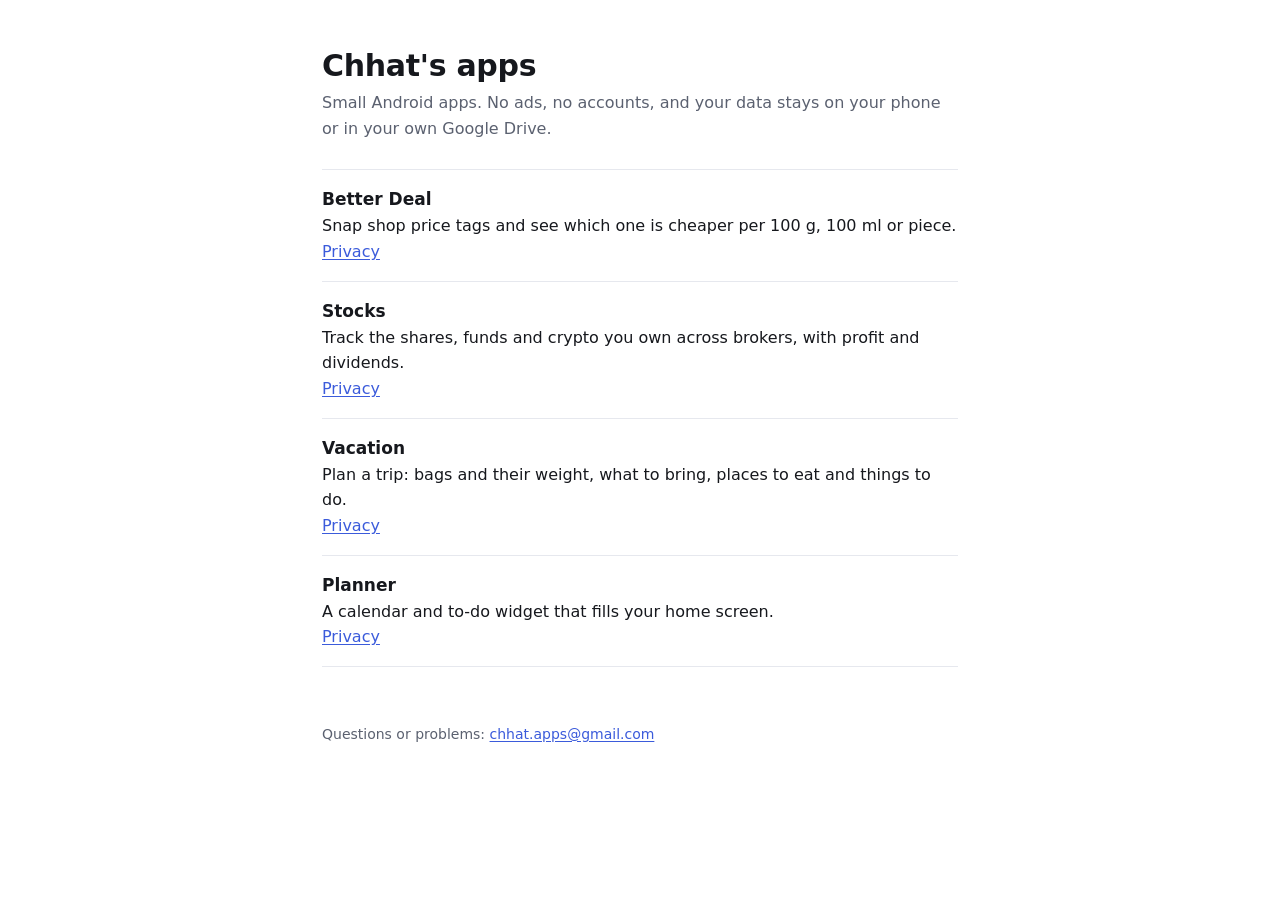
<file: index.html>
<!doctype html>
<html lang="en">
<head>
<meta charset="utf-8">
<meta name="viewport" content="width=device-width, initial-scale=1">
<title>Chhat's apps</title>
<meta name="description" content="Small Android apps by Chhat. No ads, no accounts, your data stays yours.">
<link rel="stylesheet" href="style.css">
</head>
<body>
<main>
  <h1>Chhat's apps</h1>
  <p class="dim">Small Android apps. No ads, no accounts, and your data stays on your phone or in your own Google Drive.</p>

  <ul class="apps">
    <li><b>Better Deal</b>Snap shop price tags and see which one is cheaper per 100 g, 100 ml or piece.
      <br><a href="privacy/index.html#better-deal">Privacy</a></li>
    <li><b>Stocks</b>Track the shares, funds and crypto you own across brokers, with profit and dividends.
      <br><a href="privacy/index.html#stocks">Privacy</a></li>
    <li><b>Vacation</b>Plan a trip: bags and their weight, what to bring, places to eat and things to do.
      <br><a href="privacy/index.html#vacation">Privacy</a></li>
    <li><b>Planner</b>A calendar and to-do widget that fills your home screen.
      <br><a href="privacy/index.html#planner">Privacy</a></li>
  </ul>

  <footer>
    Questions or problems: <a href="mailto:chhat.apps@gmail.com">chhat.apps@gmail.com</a>
  </footer>
</main>
</body>
</html>
</file>
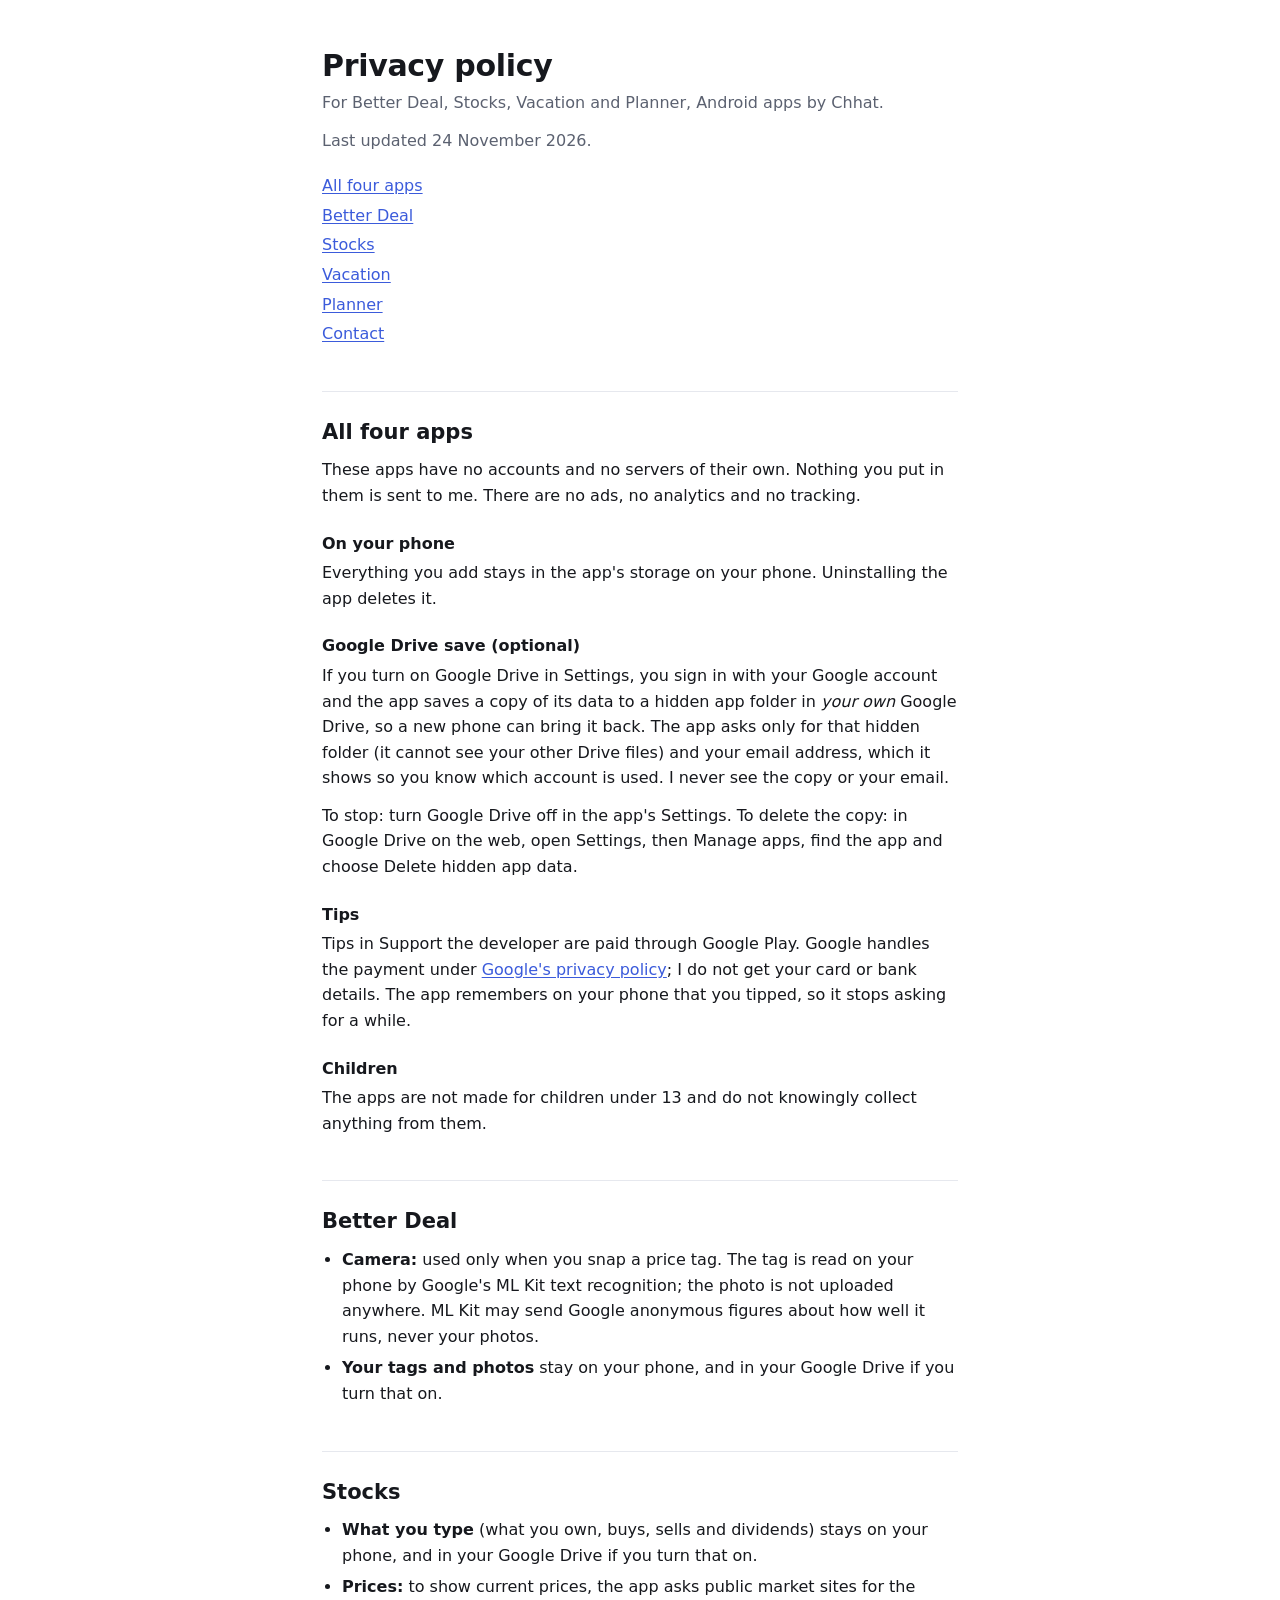
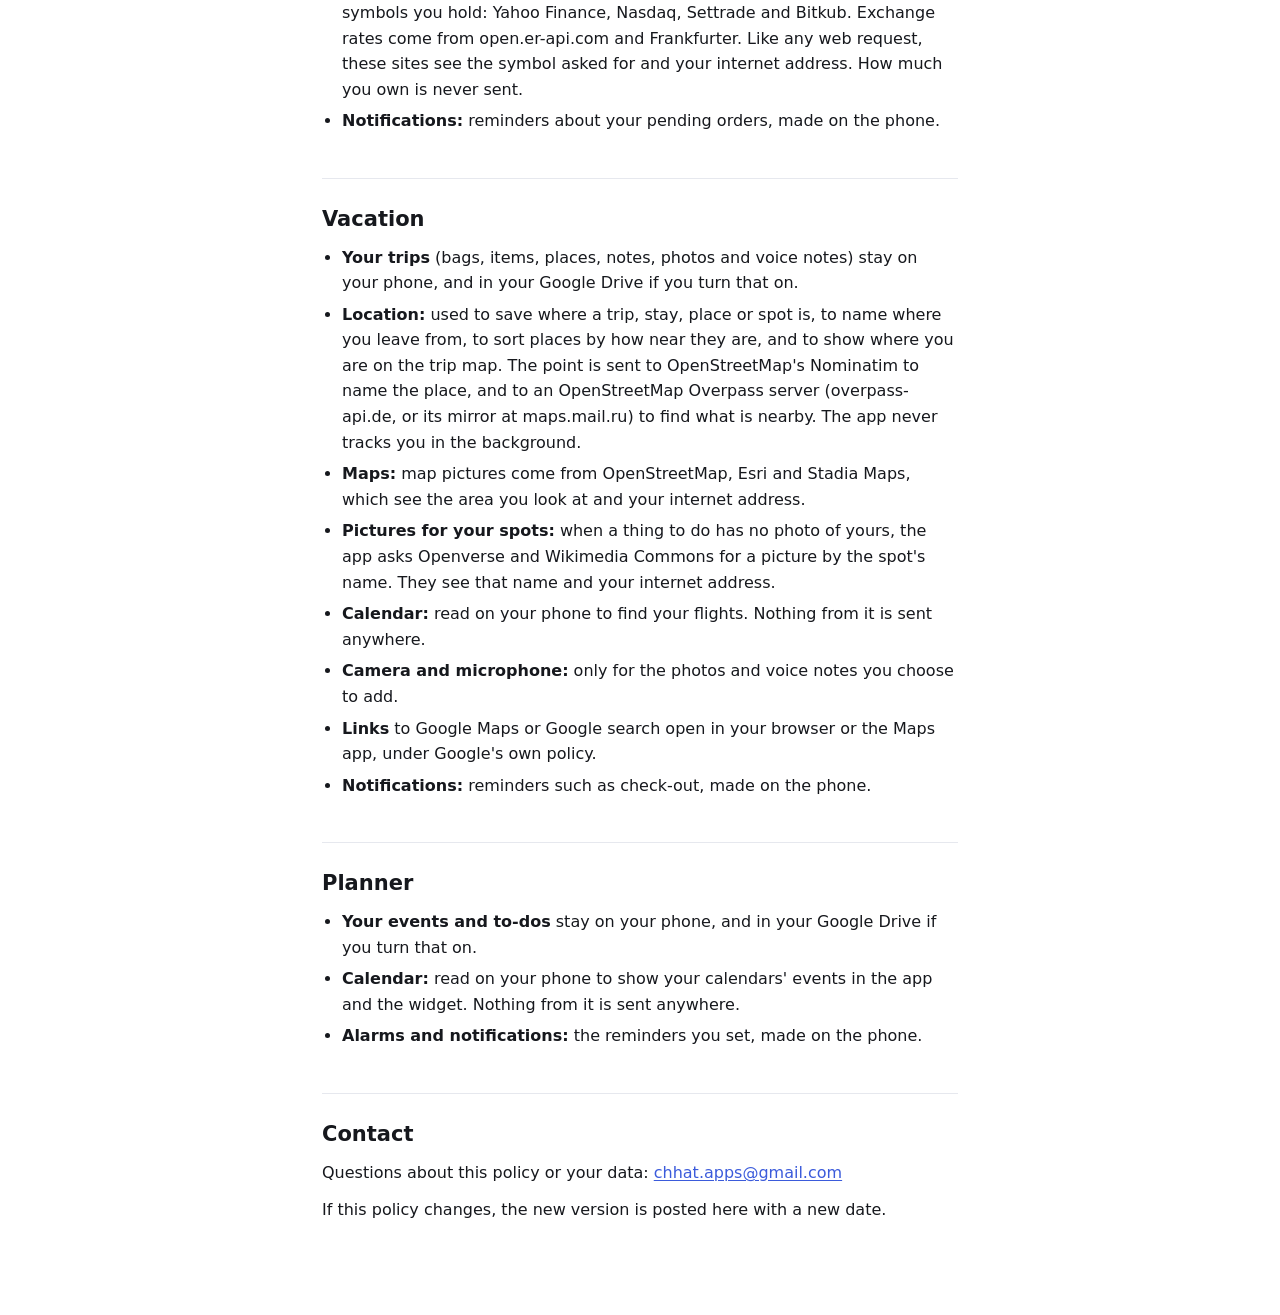
<file: privacy/index.html>
<!doctype html>
<html lang="en">
<head>
<meta charset="utf-8">
<meta name="viewport" content="width=device-width, initial-scale=1">
<title>Privacy policy: Chhat's apps</title>
<meta name="description" content="Privacy policy for Better Deal, Stocks, Vacation and Planner.">
<link rel="stylesheet" href="../style.css">
</head>
<body>
<main>
  <h1>Privacy policy</h1>
  <p class="dim">For Better Deal, Stocks, Vacation and Planner, Android apps by Chhat.</p>
  <p class="dim">Last updated 24 November 2026.</p>

  <ul class="toc">
    <li><a href="#all">All four apps</a></li>
    <li><a href="#better-deal">Better Deal</a></li>
    <li><a href="#stocks">Stocks</a></li>
    <li><a href="#vacation">Vacation</a></li>
    <li><a href="#planner">Planner</a></li>
    <li><a href="#contact">Contact</a></li>
  </ul>

  <h2 id="all">All four apps</h2>
  <p>These apps have no accounts and no servers of their own. Nothing you put in them is sent to me.
    There are no ads, no analytics and no tracking.</p>

  <h3>On your phone</h3>
  <p>Everything you add stays in the app's storage on your phone. Uninstalling the app deletes it.</p>

  <h3>Google Drive save (optional)</h3>
  <p>If you turn on Google Drive in Settings, you sign in with your Google account and the app saves a copy of
    its data to a hidden app folder in <em>your own</em> Google Drive, so a new phone can bring it back. The app
    asks only for that hidden folder (it cannot see your other Drive files) and your email address, which it shows
    so you know which account is used. I never see the copy or your email.</p>
  <p>To stop: turn Google Drive off in the app's Settings. To delete the copy: in Google Drive on the web, open
    Settings, then Manage apps, find the app and choose Delete hidden app data.</p>

  <h3>Tips</h3>
  <p>Tips in Support the developer are paid through Google Play. Google handles the payment under
    <a href="https://policies.google.com/privacy">Google's privacy policy</a>; I do not get your card or bank
    details. The app remembers on your phone that you tipped, so it stops asking for a while.</p>

  <h3>Children</h3>
  <p>The apps are not made for children under 13 and do not knowingly collect anything from them.</p>

  <h2 id="better-deal">Better Deal</h2>
  <ul>
    <li><b>Camera:</b> used only when you snap a price tag. The tag is read on your phone by Google's ML Kit text
      recognition; the photo is not uploaded anywhere. ML Kit may send Google anonymous figures about how well it
      runs, never your photos.</li>
    <li><b>Your tags and photos</b> stay on your phone, and in your Google Drive if you turn that on.</li>
  </ul>

  <h2 id="stocks">Stocks</h2>
  <ul>
    <li><b>What you type</b> (what you own, buys, sells and dividends) stays on your phone, and in your Google
      Drive if you turn that on.</li>
    <li><b>Prices:</b> to show current prices, the app asks public market sites for the symbols you hold:
      Yahoo Finance, Nasdaq, Settrade and Bitkub. Exchange rates come from open.er-api.com and Frankfurter.
      Like any web request, these sites see the symbol asked for and your internet address. How much you own is
      never sent.</li>
    <li><b>Notifications:</b> reminders about your pending orders, made on the phone.</li>
  </ul>

  <h2 id="vacation">Vacation</h2>
  <ul>
    <li><b>Your trips</b> (bags, items, places, notes, photos and voice notes) stay on your phone, and in your
      Google Drive if you turn that on.</li>
    <li><b>Location:</b> used to save where a trip, stay, place or spot is, to name where you leave from, to sort
      places by how near they are, and to show where you are on the trip map. The point is sent to OpenStreetMap's
      Nominatim to name the place, and to an OpenStreetMap Overpass server (overpass-api.de, or its mirror at
      maps.mail.ru) to find what is nearby. The app never tracks you in the background.</li>
    <li><b>Maps:</b> map pictures come from OpenStreetMap, Esri and Stadia Maps, which see the area you look at
      and your internet address.</li>
    <li><b>Pictures for your spots:</b> when a thing to do has no photo of yours, the app asks Openverse and
      Wikimedia Commons for a picture by the spot's name. They see that name and your internet address.</li>
    <li><b>Calendar:</b> read on your phone to find your flights. Nothing from it is sent anywhere.</li>
    <li><b>Camera and microphone:</b> only for the photos and voice notes you choose to add.</li>
    <li><b>Links</b> to Google Maps or Google search open in your browser or the Maps app, under Google's own
      policy.</li>
    <li><b>Notifications:</b> reminders such as check-out, made on the phone.</li>
  </ul>

  <h2 id="planner">Planner</h2>
  <ul>
    <li><b>Your events and to-dos</b> stay on your phone, and in your Google Drive if you turn that on.</li>
    <li><b>Calendar:</b> read on your phone to show your calendars' events in the app and the widget. Nothing
      from it is sent anywhere.</li>
    <li><b>Alarms and notifications:</b> the reminders you set, made on the phone.</li>
  </ul>

  <h2 id="contact">Contact</h2>
  <p>Questions about this policy or your data: <a href="mailto:chhat.apps@gmail.com">chhat.apps@gmail.com</a></p>
  <p>If this policy changes, the new version is posted here with a new date.</p>
</main>
</body>
</html>
</file>
<file: style.css>
:root {
  --bg: #fff;
  --fg: #16181d;
  --dim: #5b6170;
  --line: #e6e8ee;
  --accent: #3b5bdb;
  color-scheme: light dark;
}
@media (prefers-color-scheme: dark) {
  :root { --bg: #000; --fg: #eceef3; --dim: #9aa0ad; --line: #23262e; --accent: #8ea6ff; }
}
* { box-sizing: border-box; }
html { -webkit-text-size-adjust: 100%; }
body {
  margin: 0;
  background: var(--bg);
  color: var(--fg);
  font: 16px/1.6 system-ui, -apple-system, "Segoe UI", Roboto, "Noto Sans Thai", sans-serif;
}
main { max-width: 680px; margin: 0 auto; padding: 48px 22px 80px; }
h1 { font-size: 30px; line-height: 1.2; margin: 0 0 6px; letter-spacing: -0.01em; }
h2 { font-size: 21px; margin: 44px 0 8px; padding-top: 24px; border-top: 1px solid var(--line); }
h3 { font-size: 16px; margin: 22px 0 4px; }
p, ul { margin: 0 0 12px; }
ul { padding-left: 20px; }
li { margin-bottom: 6px; }
a { color: var(--accent); text-underline-offset: 2px; }
.dim { color: var(--dim); }
.apps { list-style: none; padding: 0; margin: 28px 0 0; }
.apps li { padding: 16px 0; border-top: 1px solid var(--line); margin: 0; }
.apps li:last-child { border-bottom: 1px solid var(--line); }
.apps b { display: block; font-size: 17px; }
.toc { list-style: none; padding: 0; margin: 20px 0 0; }
.toc li { margin: 0 0 4px; }
footer { margin-top: 56px; color: var(--dim); font-size: 14px; }
</file>
